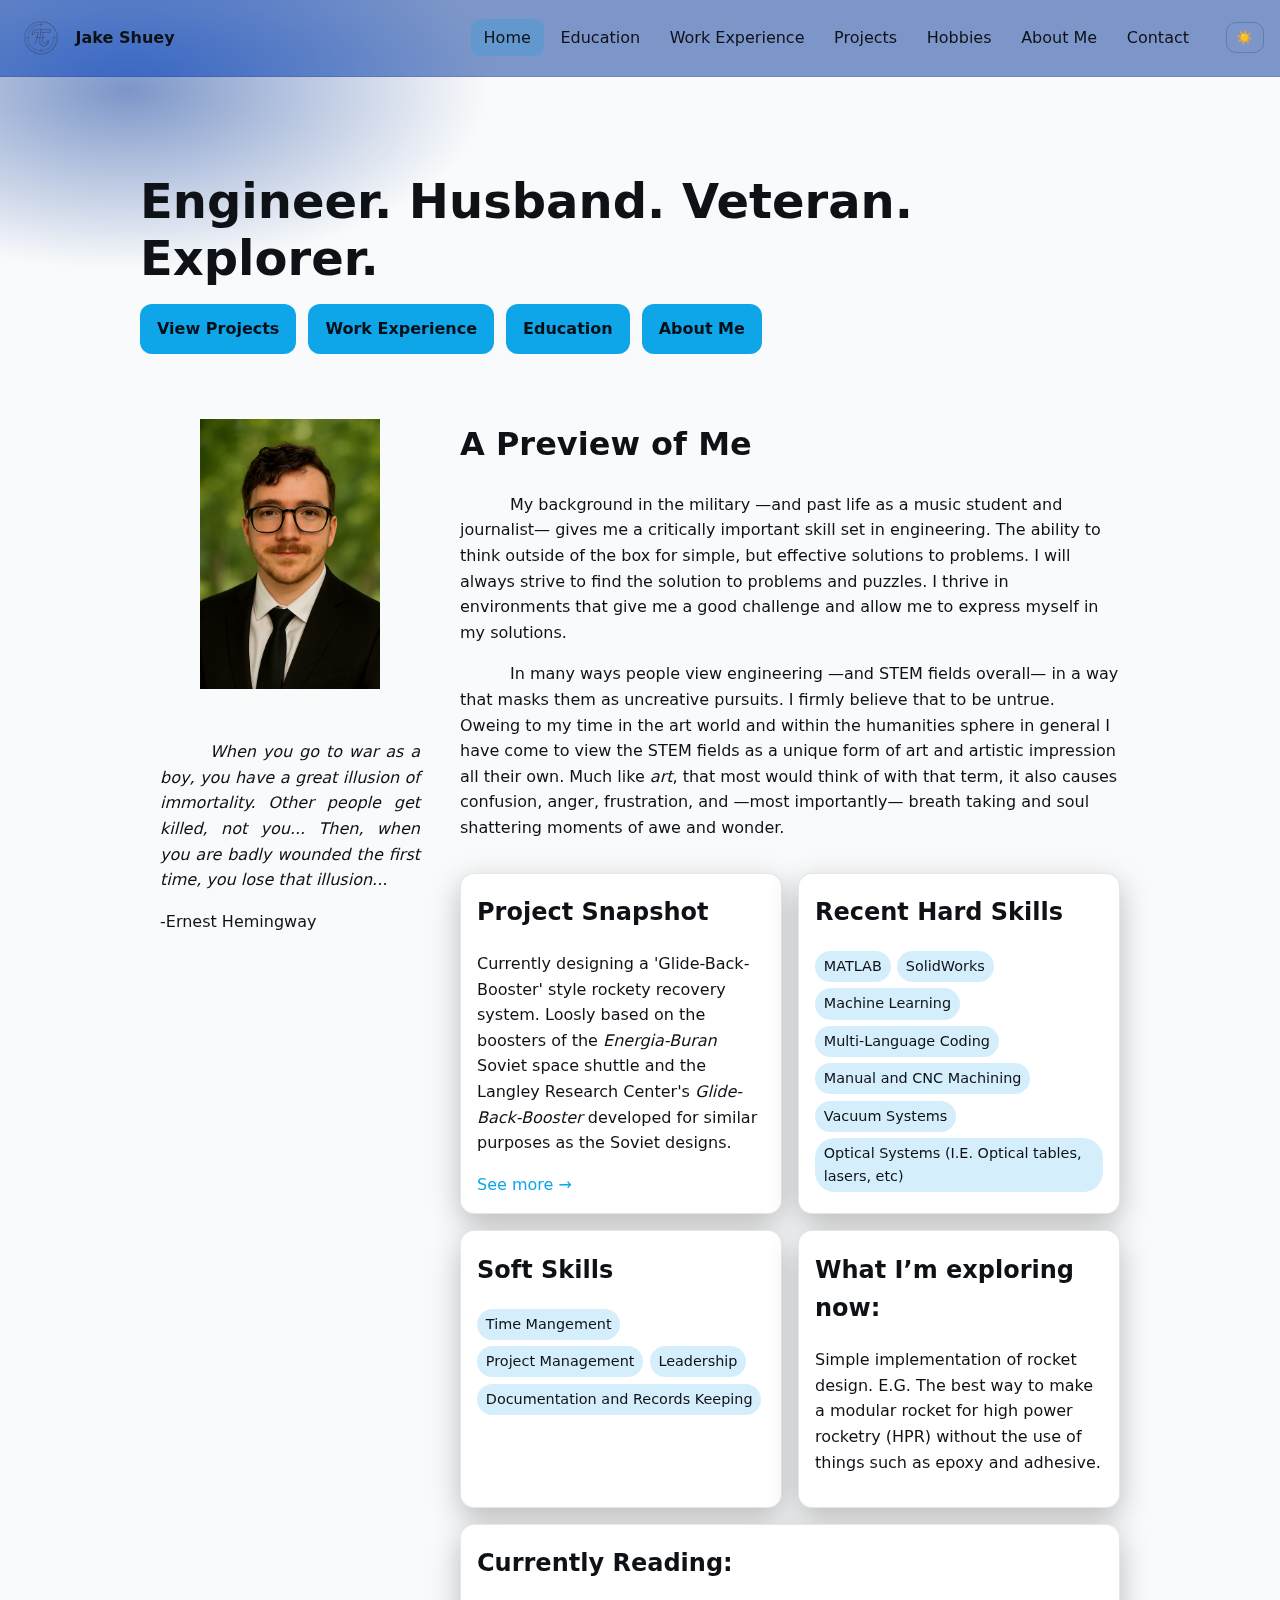
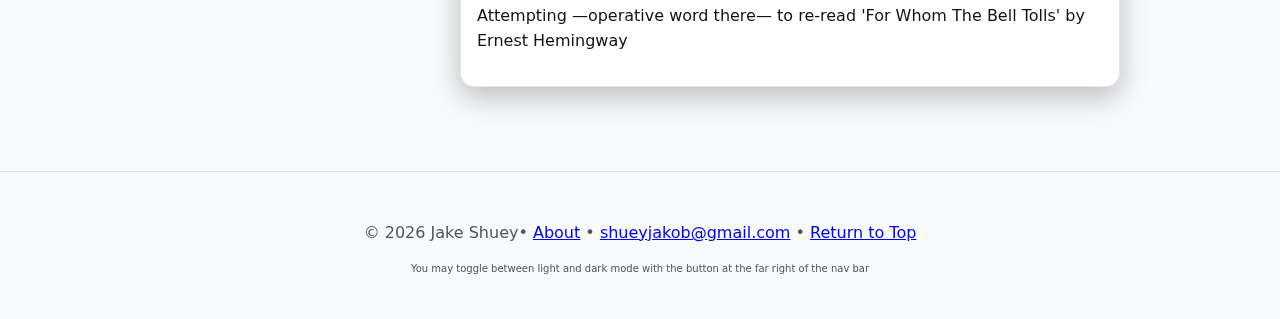
<file: index.html>
<!doctype html>
<html lang="en">

<head>
    <meta charset="utf-8" />
    <title>Home • Jake Shuey</title>
    <meta name="viewport" content="width=device-width, initial-scale=1" />
    <meta name="description" content="Portfolio of Your Name — engineer, maker, and problem-solver." />

    <!-- Set theme ASAP to avoid dark→light flash -->
    <script>
        (function () {
            const storageKey = 'theme';
            const root = document.documentElement;
            const saved = localStorage.getItem(storageKey);

            let choice = (saved === 'light' || saved === 'dark') ? saved : null;

            // If no saved theme, fall back to system preference
            if (!choice) {
                const prefersDark = window.matchMedia &&
                    window.matchMedia('(prefers-color-scheme: dark)').matches;
                choice = prefersDark ? 'dark' : 'light';
            }

            root.dataset.theme = choice; // sets data-theme="light" or "dark"
        })();
    </script>

    <link rel="preload" href="assets/css/styles.css" as="style" />
    <link rel="stylesheet" href="assets/css/styles.css" />
    <link rel="icon" href="assets/icons/favicon.ico" sizes="any" />
    <link rel="icon" href="assets/icons/icon.svg" type="image/svg+xml" />
    <link rel="apple-touch-icon" href="assets/icons/apple-touch-icon.png" />
</head>

<body>
    <a class="skip-link" href="#main">Skip to content</a>

    <header class="site-header">
        <a class="brand" href="index.html" aria-label="Go to homepage">
            <img src="assets/icons/TauIcon-NoBG.png" alt="" width="50" height="50" />
            <span>Jake Shuey</span>
        </a>

        <button class="nav-toggle" aria-expanded="false" aria-controls="site-nav">
            <span class="visually-hidden">Menu</span>

        </button>

        <nav id="site-nav" class="site-nav" aria-label="Primary">
            <ul>
                <li><a href="index.html">Home</a></li>
                <li><a href="education.html">Education</a></li>
                <li><a href="work.html">Work Experience</a></li>
                <li><a href="projects.html">Projects</a></li>
                <li><a href="hobbies.html">Hobbies</a></li>
                <li><a href="about.html">About Me</a></li>
                <li><a href="contact.html">Contact</a></li>
            </ul>
            <button class="theme-toggle" id="themeToggle" aria-pressed="false">🌙</button>
        </nav>
    </header>

    <main id="main" class="container">
        <section class="hero">
            <h1>
                Engineer. Husband. Veteran. Explorer.
            </h1>
            <div class="hero-cta">
                <a class="btn" href="projects.html">View Projects</a>
                <a class="btn" href="work.html">Work Experience</a>
                <a class="btn" href="education.html">Education</a>
                <a class="btn" href="about.html">About Me</a>
            </div>

        </section>


        <div class="columns">
            <div class="sidebar">
                <h1></h1>
                <figure class="head">
                    <img src="assets/img/Headshot-Tie.png" alt="head">
                </figure>
                <p class="quote">
                    When you go to war as a boy, you have a great illusion of immortality. Other people get killed,
                    not you... Then, when you are badly wounded the first time, you lose that illusion...
                <p>
                    -Ernest Hemingway
                </p>
                </p>

            </div>
            <div class="middle">
                <h1>A Preview of Me</h1>
                <p>
                    My background in the military —and past life as a music student and journalist— gives me a
                    critically important skill set in engineering. The ability to think outside of the box for
                    simple, but effective solutions to problems. I will always strive to find the solution to problems
                    and puzzles. I thrive in environments
                    that give me a good challenge and allow me to express myself in my solutions.
                </p>
                <p>
                    In many ways people view engineering —and STEM fields overall— in a way that masks them as
                    uncreative pursuits. I firmly believe that to be untrue. Oweing to my time in the art world
                    and within the humanities sphere in general I have come to view the STEM fields as a
                    unique form of art and artistic impression all their own. Much like <i>art</i>, that most would
                    think of with that term, it also causes confusion, anger, frustration, and —most importantly— breath
                    taking and soul shattering moments of awe and wonder.
                </p>
                <section class="grid cards">
                    <article class="card index">
                        <h2>Project Snapshot</h2>
                        <p>
                            Currently designing a 'Glide-Back-Booster' style rockety recovery system. Loosly based on
                            the boosters of the <i>Energia-Buran</i> Soviet space shuttle and the Langley Research
                            Center's <i>Glide-Back-Booster</i> developed for similar purposes as the Soviet designs.
                        </p>
                        <a class="link" href="projects.html">See more →</a>
                    </article>
                    <article class="card index">
                        <h2>Recent Hard Skills</h2>
                        <ul class="pill-list">
                            <li>MATLAB</li>
                            <li>SolidWorks</li>
                            <li>Machine Learning</li>
                            <li>Multi-Language Coding</li>
                            <li>Manual and CNC Machining</li>
                            <li>Vacuum Systems</li>
                            <li>Optical Systems (I.E. Optical tables, lasers, etc)</li>
                        </ul>
                    </article>
                    <article class="card index">
                        <h2>Soft Skills</h2>
                        <ul class="pill-list">
                            <li>Time Mangement</li>
                            <li>Project Management</li>
                            <li>Leadership</li>
                            <li>Documentation and Records Keeping</li>
                        </ul>
                    </article>
                    <article class="card index">
                        <h2>What I’m exploring now: </h2>
                        <p>
                            Simple implementation of rocket design. E.G. The best way to make a modular rocket for
                            high power rocketry (HPR) without the use of things such as epoxy and adhesive.
                        </p>
                    </article>
                    <article class="card index" style="grid-column: span 12;">
                        <h2>Currently Reading:</h2>
                        <p>
                            Attempting —operative word there— to re-read 'For Whom The Bell Tolls' by
                            Ernest Hemingway
                        </p>
                    </article>
                </section>
            </div>
        </div>
    </main>

    <footer class="site-footer">
        <p> © <span id="year"></span> Jake Shuey• <a href="about.html">About</a> • <a
                href="mailto:shueyjakob@gmail.com">shueyjakob@gmail.com</a> •
            <a href="#top">Return to Top</a>
        </p>
        <p style="font-size: x-small;">You may toggle between light and dark mode
            with the button at the far right of the nav bar
        </p>
    </footer>


    <script src="assets/js/main.js" defer></script>
</body>

</html>
</file>
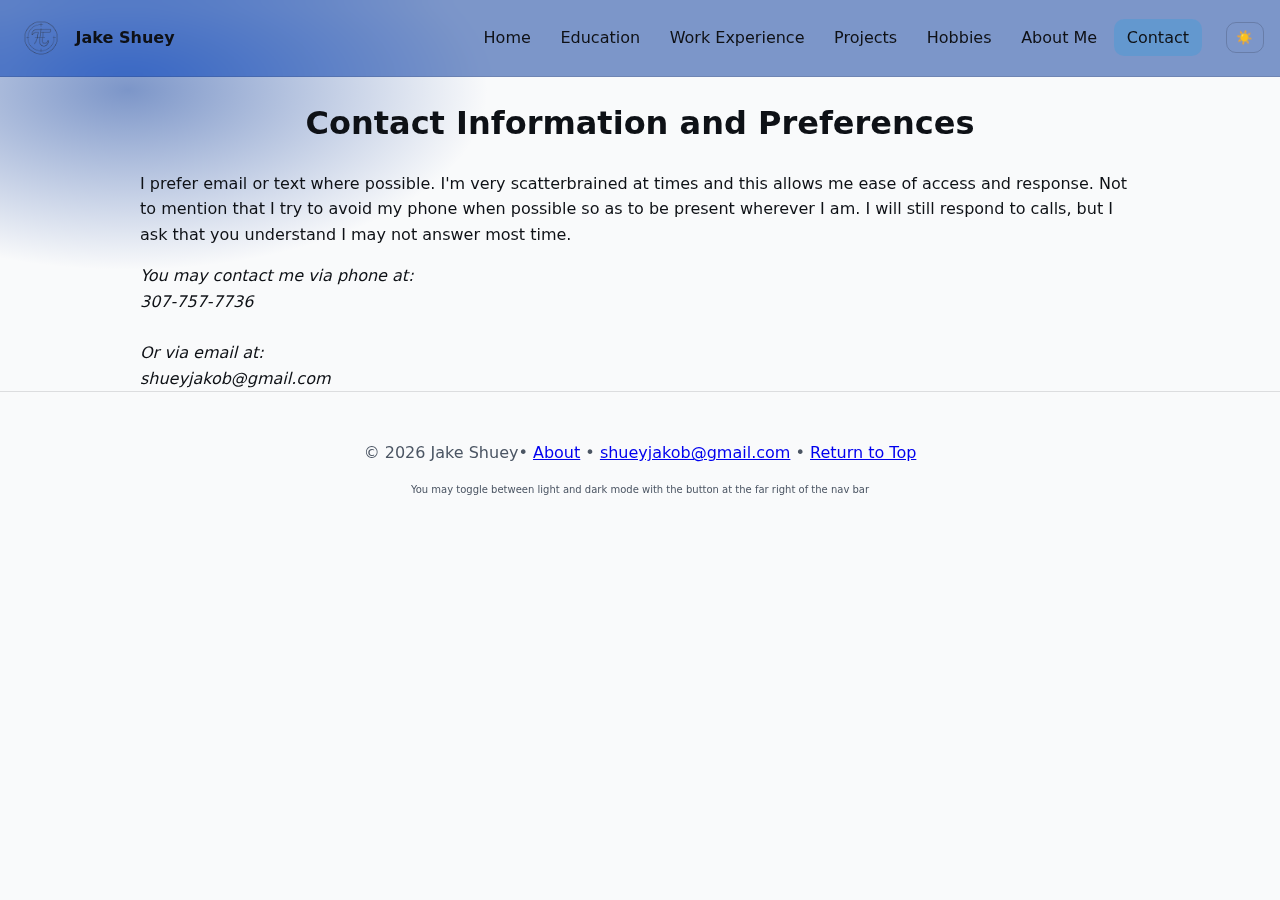
<file: contact.html>
<!doctype html>
<html lang="en">

<head>
    <meta charset="utf-8" />
    <title>Contact • Jake Shuey</title>
    <meta name="viewport" content="width=device-width, initial-scale=1" />
    <meta name="description" content="Portfolio of Jake Shuey" />
    <!-- Set theme ASAP to avoid dark→light flash -->
    <script>
        (function () {
            const storageKey = 'theme';
            const root = document.documentElement;
            const saved = localStorage.getItem(storageKey);

            let choice = (saved === 'light' || saved === 'dark') ? saved : null;

            // If no saved theme, fall back to system preference
            if (!choice) {
                const prefersDark = window.matchMedia &&
                    window.matchMedia('(prefers-color-scheme: dark)').matches;
                choice = prefersDark ? 'dark' : 'light';
            }

            root.dataset.theme = choice; // sets data-theme="light" or "dark"
        })();
    </script>
    <link rel="preload" href="assets/css/styles.css" as="style" />
    <link rel="stylesheet" href="assets/css/styles.css" />
    <link rel="icon" href="assets/icons/favicon.ico" sizes="any" />
    <link rel="icon" href="assets/icons/icon.svg" type="image/svg+xml" />
    <link rel="apple-touch-icon" href="assets/icons/apple-touch-icon.png" />
</head>

<body>
    <a class="skip-link" href="#main">Skip to content</a>

    <header class="site-header">
        <a class="brand" href="index.html" aria-label="Go to homepage">
            <img src="assets/icons/TauIcon-NoBG.png" alt="" width="50" height="50" />
            <span>Jake Shuey</span>
        </a>

        <button class="nav-toggle" aria-expanded="false" aria-controls="site-nav">
            <span class="visually-hidden">Menu</span>
            ☰
        </button>

        <nav id="site-nav" class="site-nav" aria-label="Primary">
            <ul>
                <li><a href="index.html">Home</a></li>
                <li><a href="education.html">Education</a></li>
                <li><a href="work.html">Work Experience</a></li>
                <li><a href="projects.html">Projects</a></li>
                <li><a href="hobbies.html">Hobbies</a></li>
                <li><a href="about.html">About Me</a></li>
                <li><a href="contact.html">Contact</a></li>
            </ul>
            <button class="theme-toggle" id="themeToggle" aria-pressed="false">🌙</button>
        </nav>
    </header>

    <main>
        <section id="Contact Info" class="container">
            <h1 style="text-align: center;">Contact Information and Preferences</h1>
            <p>
                I prefer email or text where possible. I'm very scatterbrained at times and
                this allows me ease of access and response. Not to mention that I try to avoid
                my phone when possible so as to be present wherever I am. I will still respond to
                calls, but I ask that you understand I may not answer most time.
            </p>
            <address>
                You may contact me via phone at: <br>
                307-757-7736 <br><br>
                Or via email at: <br>
                shueyjakob@gmail.com <br>
            </address>
        </section>
    </main>

    <footer class="site-footer">
        <p> © <span id="year"></span> Jake Shuey• <a href="about.html">About</a> • <a
                href="mailto:shueyjakob@gmail.com">shueyjakob@gmail.com</a> •
            <a href="#top">Return to Top</a>
        </p>
        <p style="font-size: x-small;">You may toggle between light and dark mode
            with the button at the far right of the nav bar</p>
    </footer>

    <script src="assets/js/main.js" defer></script>
</body>

</html>
</file>
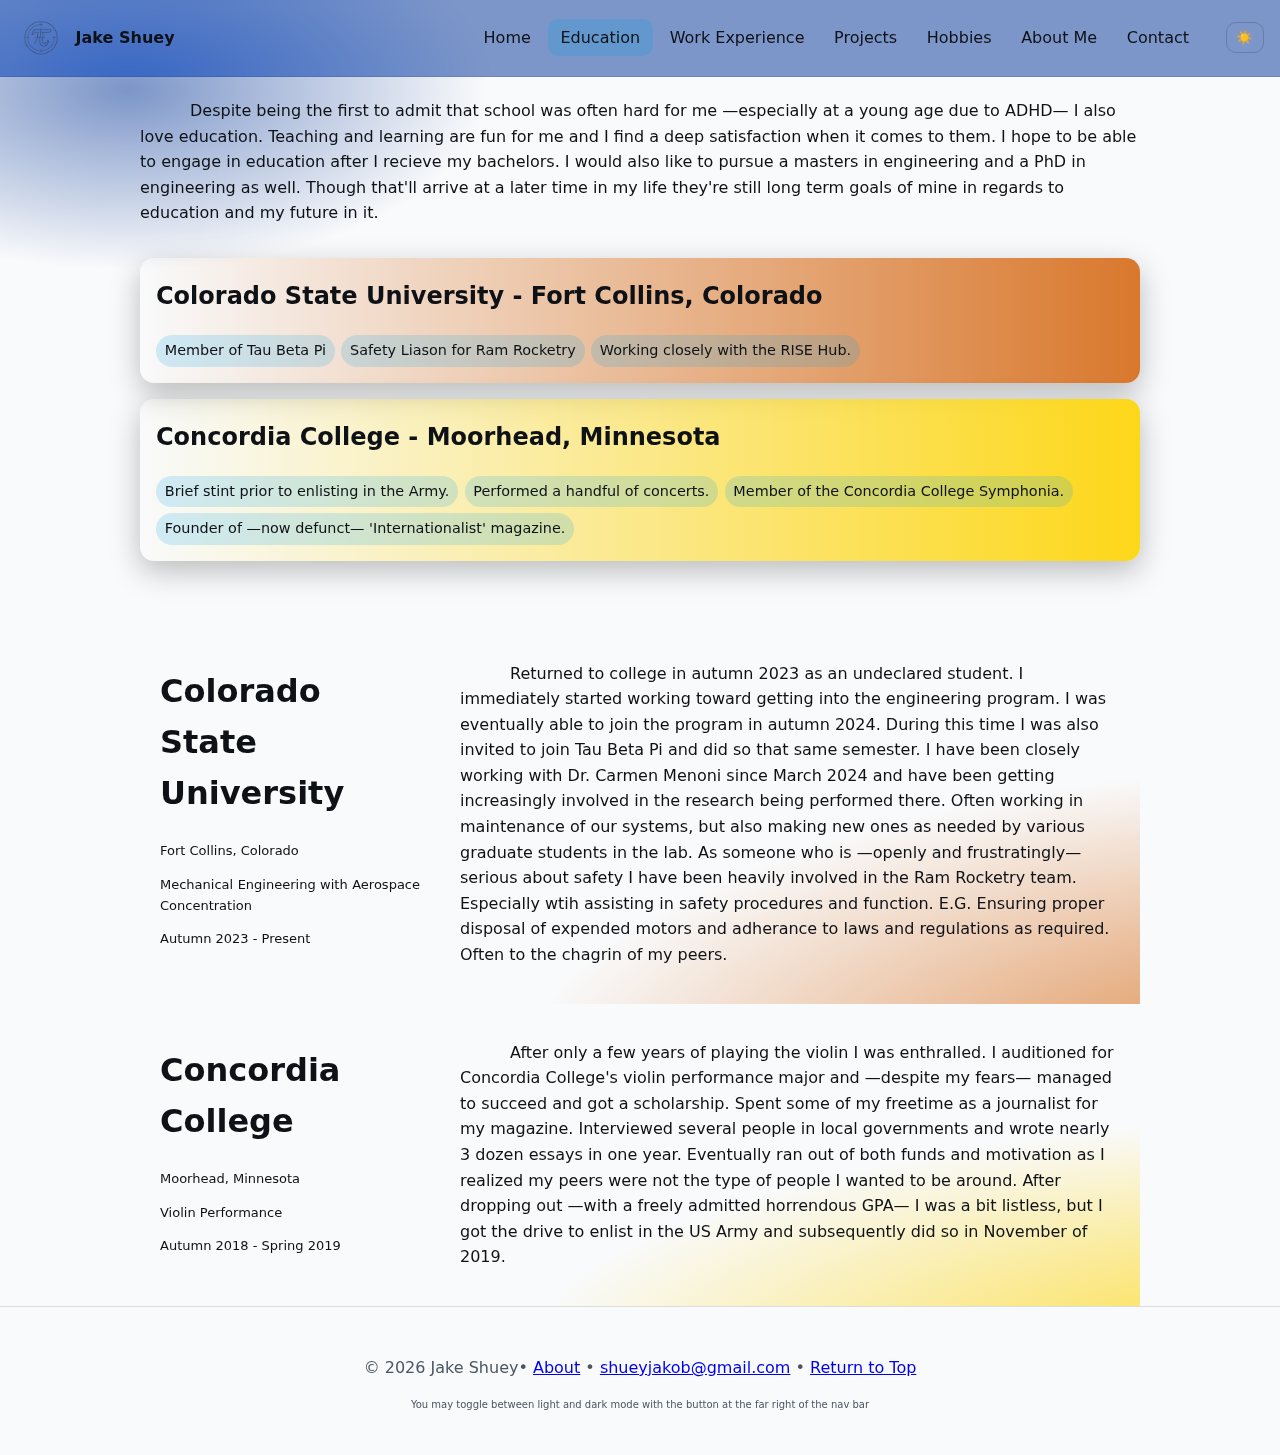
<file: education.html>
<!doctype html>
<html lang="en">

<head>
    <meta charset="utf-8" />
    <title>Education • Jake Shuey</title>
    <meta name="viewport" content="width=device-width, initial-scale=1" />
    <!-- Set theme ASAP to avoid dark→light flash -->
    <script>
        (function () {
            const storageKey = 'theme';
            const root = document.documentElement;
            const saved = localStorage.getItem(storageKey);

            let choice = (saved === 'light' || saved === 'dark') ? saved : null;

            // If no saved theme, fall back to system preference
            if (!choice) {
                const prefersDark = window.matchMedia &&
                    window.matchMedia('(prefers-color-scheme: dark)').matches;
                choice = prefersDark ? 'dark' : 'light';
            }

            root.dataset.theme = choice; // sets data-theme="light" or "dark"
        })();
    </script>
    <link rel="stylesheet" href="assets/css/styles.css" />
</head>

<body>
    <a class="skip-link" href="#main">Skip to content</a>

    <header class="site-header">
        <a class="brand" href="index.html" aria-label="Go to homepage">
            <img src="assets/icons/TauIcon-NoBG.png" alt="" width="50" height="50" />
            <span>Jake Shuey</span>
        </a>

        <button class="nav-toggle" aria-expanded="false" aria-controls="site-nav">
            <span class="visually-hidden">Menu</span>
            ☰
        </button>

        <nav id="site-nav" class="site-nav" aria-label="Primary">
            <ul>
                <li><a href="index.html">Home</a></li>
                <li><a href="education.html">Education</a></li>
                <li><a href="work.html">Work Experience</a></li>
                <li><a href="projects.html">Projects</a></li>
                <li><a href="hobbies.html">Hobbies</a></li>
                <li><a href="about.html">About Me</a></li>
                <li><a href="contact.html">Contact</a></li>
            </ul>
            <button class="theme-toggle" id="themeToggle" aria-pressed="false">🌙</button>
        </nav>
    </header>

    <main id="main" class="container">
        <!-- 1) Top “rundown” cards -->
        <section aria-labelledby="overview">
            <h1 id="overview"></h1>
            <p class="overview text">
                Despite being the first to admit that school was often hard for me —especially at a
                young age due to ADHD— I also love education. Teaching and learning are fun for me
                and I find a deep satisfaction when it comes to them. I hope to be able to engage
                in education after I recieve my bachelors.

                I would also like to pursue a masters in engineering and a PhD in engineering as well.
                Though that'll arrive at a later time in my life they're still long term goals of mine
                in regards to education and my future in it.
            </p>
            <div class="grid cards">
                <article class="card index edu csu">
                    <h2>Colorado State University - Fort Collins, Colorado</h2>
                    <ul class="pill-list">
                        <li>Member of Tau Beta Pi</li>
                        <li>Safety Liason for Ram Rocketry</li>
                        <li>Working closely with the RISE Hub.</li>
                    </ul>
                </article>
                <article class="card index edu cc">
                    <h2>
                        Concordia College - Moorhead, Minnesota
                    </h2>
                    <ul class="pill-list">
                        <li>
                            Brief stint prior to enlisting in the Army.
                        </li>
                        <li>
                            Performed a handful of concerts.
                        </li>
                        <li>
                            Member of the Concordia College Symphonia.
                        </li>
                        <li>
                            Founder of —now defunct— 'Internationalist' magazine.
                        </li>
                    </ul>
                </article>

                <!-- Add more short cards as needed -->
            </div>
        </section>

        <!-- 2) Deep-dive sections (one per role) -->
        <section id="role-csu">
            <div class="columns edu csu">
                <div class="sidebar">
                    <h1>Colorado State University</h1>
                    <p class="subdued">Fort Collins, Colorado</p>
                    <p class="subdued">Mechanical Engineering with Aerospace Concentration</p>
                    <p class="subdued">Autumn 2023 - Present</p>
                </div>
                <div class="middle">
                    <p>
                        Returned to college in autumn 2023 as an undeclared student. I immediately started working
                        toward getting into the engineering program. I was eventually able to join the program in autumn
                        2024. During this time I was also invited to join Tau Beta Pi and did so that same semester.
                        I have been closely working with Dr.
                        Carmen Menoni since March 2024 and have been getting increasingly
                        involved in the research being performed there. Often working in maintenance of our systems,
                        but also
                        making new ones as needed by various graduate students in the lab. As someone who is —openly and
                        frustratingly— serious about safety I have been heavily involved in the
                        Ram Rocketry team. Especially wtih assisting in safety procedures and function. E.G.
                        Ensuring proper disposal of expended motors and adherance to laws and regulations as required.
                        Often to the chagrin of my peers.
                    </p>
                </div>
            </div>
        </section>
        <section id="role-cc">
            <div class="columns edu cc">
                <div class="sidebar">
                    <h1>Concordia College</h1>
                    <p class="subdued">Moorhead, Minnesota</p>
                    <p class="subdued">Violin Performance</p>
                    <p class="subdued">Autumn 2018 - Spring 2019</p>
                </div>
                <div class="middle">
                    <p>
                        After only a few years of playing the violin I was enthralled. I auditioned for
                        Concordia College's violin performance major and —despite my fears—
                        managed to succeed and got a scholarship. Spent some of my freetime as a journalist for my
                        magazine. Interviewed several people in local governments and wrote nearly 3 dozen essays in one
                        year. Eventually ran out of both funds and motivation as I realized my peers were not the
                        type of people I wanted to be around. After dropping out —with a freely admitted horrendous
                        GPA— I was a bit listless, but I got the drive to enlist in the US Army and subsequently did so
                        in November of 2019.
                    </p>
                </div>
            </div>
        </section>
    </main>
    <footer class="site-footer">
        <p> © <span id="year"></span> Jake Shuey• <a href="about.html">About</a> • <a
                href="mailto:shueyjakob@gmail.com">shueyjakob@gmail.com</a> •
            <a href="#top">Return to Top</a>
        </p>
        <p style="font-size: x-small;">You may toggle between light and dark mode
            with the button at the far right of the nav bar</p>
    </footer>
    <script src="assets/js/main.js" defer></script>
</body>

</html>
</file>
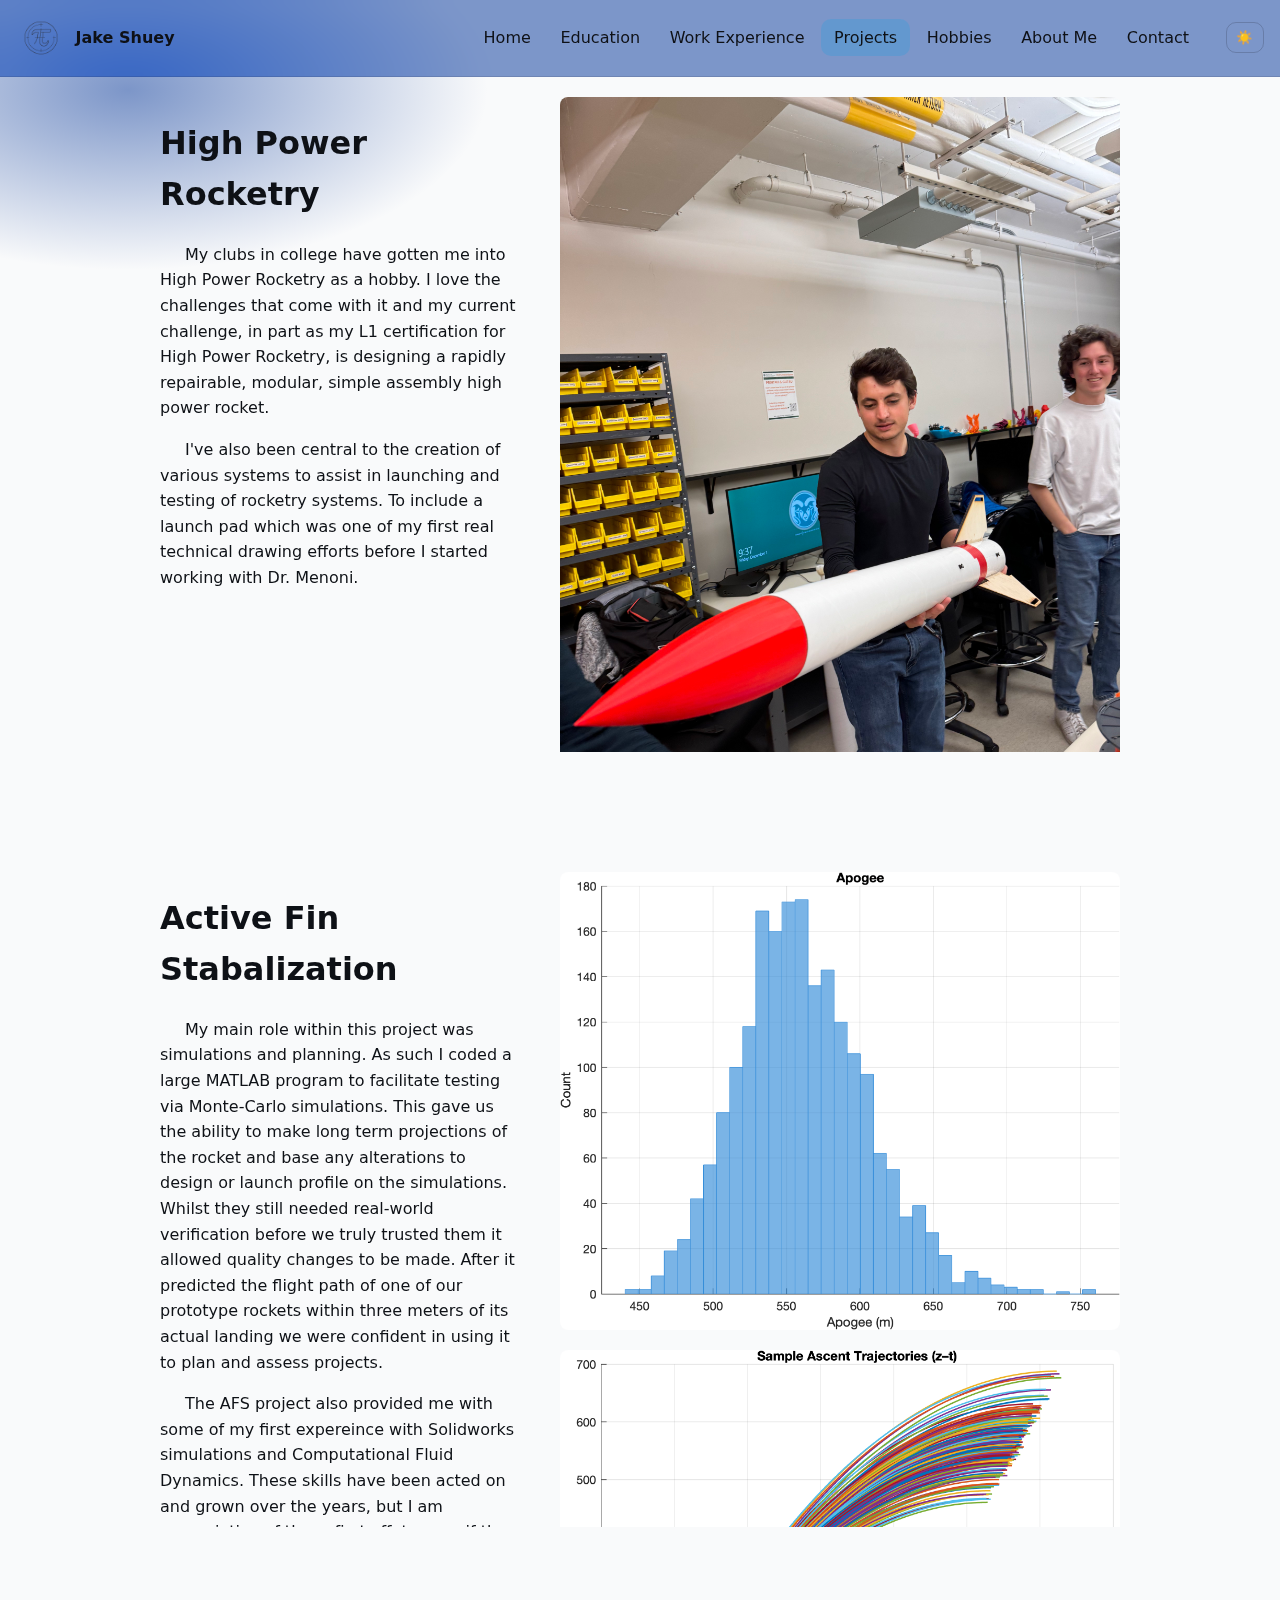
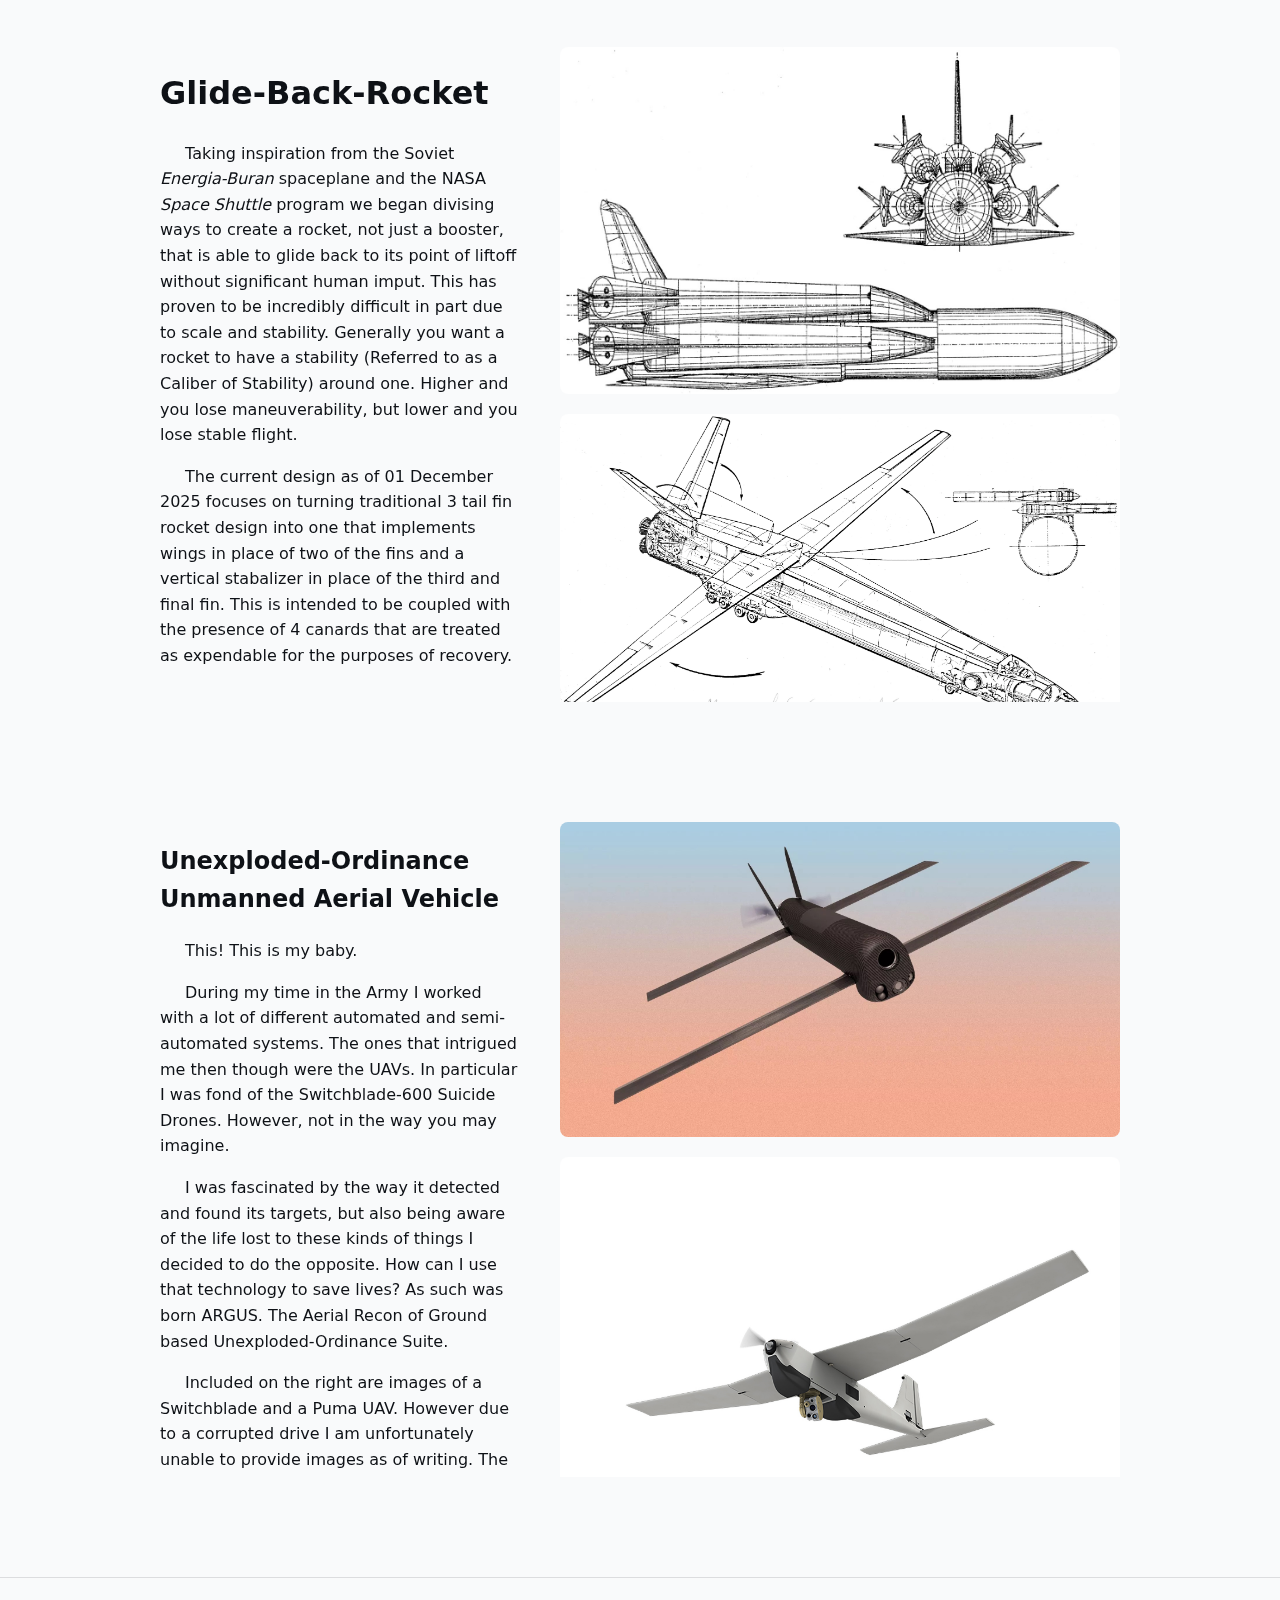
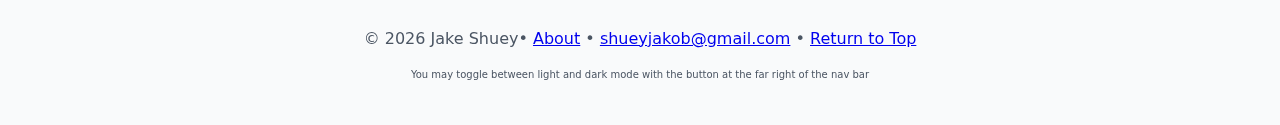
<file: projects.html>
<!doctype html>
<html lang="en">

<head>
    <meta charset="utf-8" />
    <title>Projects • Jake Shuey</title>
    <meta name="viewport" content="width=device-width, initial-scale=1" />
    <!-- Set theme ASAP to avoid dark→light flash -->
    <script>
        (function () {
            const storageKey = 'theme';
            const root = document.documentElement;
            const saved = localStorage.getItem(storageKey);

            let choice = (saved === 'light' || saved === 'dark') ? saved : null;

            // If no saved theme, fall back to system preference
            if (!choice) {
                const prefersDark = window.matchMedia &&
                    window.matchMedia('(prefers-color-scheme: dark)').matches;
                choice = prefersDark ? 'dark' : 'light';
            }

            root.dataset.theme = choice; // sets data-theme="light" or "dark"
        })();
    </script>

    <link rel="stylesheet" href="assets/css/styles.css" />
</head>

<body>
    <a class="skip-link" href="#main">Skip to content</a>

    <header class="site-header">
        <a class="brand" href="index.html" aria-label="Go to homepage">
            <img src="assets/icons/TauIcon-NoBG.png" alt="" width="50" height="50" />
            <span>Jake Shuey</span>
        </a>

        <button class="nav-toggle" aria-expanded="false" aria-controls="site-nav">
            <span class="visually-hidden">Menu</span>
            ☰
        </button>

        <nav id="site-nav" class="site-nav" aria-label="Primary">
            <ul>
                <li><a href="index.html">Home</a></li>
                <li><a href="education.html">Education</a></li>
                <li><a href="work.html">Work Experience</a></li>
                <li><a href="projects.html">Projects</a></li>
                <li><a href="hobbies.html">Hobbies</a></li>
                <li><a href="about.html">About Me</a></li>
                <li><a href="contact.html">Contact</a></li>
            </ul>
            <button class="theme-toggle" id="themeToggle" aria-pressed="false">🌙</button>
        </nav>
    </header>

    <!--- 

    <main id="main" class="container">
        <!-- 1) Top “rundown” cards 
        <section aria-labelledby="overview">
            <h1 id="overview">Personal Projects</h1>
            <p class="muted">A collection of in-progress and finished personal projects.</p>

            <div class="grid cards work-cards">
                <article class="card">
                    <h2>High Power Rocketry</h2>
                    <p>Modular Rocket Design Without Epoxy for L1 Certification.</p>
                    <ul class="pill-list">
                        <li>Tolerancing</li>
                        <li>Additive Manufacturing</li>
                        <li>Engineering Design</li>
                    </ul>
                    <a class="link" href="#role-hpr">Jump to details →</a>
                </article>

                <article class="card">
                    <h2>Glide-Back-Rocket</h2>
                    <p>System of rocket recovery using a glider system.</p>
                    <ul class="pill-list">
                        <li>SolidWorks</li>
                        <li>GD&T</li>
                        <li>FEA</li>
                        <li>CFD</li>
                    </ul>
                    <a class="link" href="#role-gbr">Jump to details →</a>
                </article>

                <article class="card">
                    <h2>Active Fin Stabalization</h2>
                    <p>Assisting in creation of an AFS System of a high power rocket.</p>
                    <ul class="pill-list">
                        <li>
                            Monte-Carlo Simulations
                        </li>
                        <li>
                            In-Depth CFD in SolidWorks
                        </li>
                        <li>
                            Safety Advisory
                        </li>
                    </ul>
                    <a class="link" href="#role-afs">Jump to details →</a>
                </article>

                <article class="card">
                    <h2>Unexploded Ordinance Surveillance</h2>
                    <p> Semi-automated drone system to identify and mark unexploded ordiances.</p>
                    <ul class="pill-list">
                        <li>
                            Aerodynamic Calculations
                        </li>
                        <li>
                            Autonomous Search Patterns
                        </li>
                        <li>
                            Humanitarian Focus
                        </li>
                        <li>
                            Broad Sytem Implementation
                        </li>
                    </ul>
                    <a class="link" href="#role-uxo">Jump to details →</a>
                </article>

                <!-- Add more short cards as needed 
            </div>
        </section>

        <!-- 2) Deep-dive sections (one per role) 
        <section class="work-section" id="role-hpr" aria-labelledby="role-hpr-h">
            <header class="work-section-header">
                <h2 id="role-hpr-h">High Power Rocketry</h2>
                <p class="muted">Level One Cert In Progress</p>
                <ul class="bullets">
                    <li>
                        Focusing on the creation of a modular system for different missions.
                    </li>
                    <li>
                        Several rockets have been tested with the current model being XR-9. Nicknamed Stella!
                    </li>
                    <li>
                        Developed a long term storage and preparation system for my rockets. Which includes the
                        serialization of my parts and their stage of development.
                    </li>
                </ul>
            </header>

            <!-- Horizontally scrollable photo reel with snap + captions 
            <div class="media-reel" role="region" aria-label="High Power Rocketry Gallery">
                <figure class="media">
                    <img src="assets/img/rocket1.jpeg" alt="One of our first ones!" loading="lazy">
                    <figcaption>One of our very first rockets</figcaption>
                </figure>
                <figure class="media">
                    <img src="assets/img/rocketryattempts.jpeg" alt="Launch Day!" loading="lazy">
                    <figcaption>Launch Day is the Best Day!</figcaption>
                </figure>
            </div>
        </section>

        <section class="work-section" id="role-gbr" aria-labelledby="role-gbr-h">
            <header class="work-section-header">
                <h2 id="role-gbr-h">Glide-Back-Rocket</h2>
                <p class="muted">In Progress</p>
                <ul class="bullets">
                    <li>
                        Initial designs inspired by the Energia-Buran and its boosters. Future iterative designs
                        included this inspiration, but also some unique ones due to our own limitations.
                    </li>
                    <li>
                        Conducted CFD on several parts of the vehicle including the tail fins,
                        wings, nose, and body assembly.
                    </li>
                    <li>
                        Assisted in the creation of technical drawings and creating a proper
                        repository of information and documentation.
                    </li>
                </ul>
            </header>

            <div class="media-reel" role="region" aria-label="GBR Gallery">
                <figure class="media">
                    <img src="assets/img/buranbooster.JPG" alt="Buran Booster Drawing" loading="lazy">
                    <figcaption>Example of one of our inspirations.</figcaption>
                </figure>
                <figure class="media">
                    <img src="assets/img/LangleyGBB.png" alt="The Langley GBB" loading="lazy">
                    <figcaption>The GBB designed by Langley which also served as inspiration.</figcaption>
                </figure>
                <figure class="media">
                    <img src="assets/img/buran2.JPG" alt="Another Buran Example" loading="lazy">
                    <p>Another Buran Inspiration</p>
                </figure>
            </div>
        </section>

        <section class="work-section" id="role-afs" aria-labelledby="role-afs-h">
            <header class="work-section-header">
                <h1 id="role-afs-h">Active Fin Stabalization</h1>
                <p class="muted">In Progress</p>
                <ul class="bullets">
                    <li>
                        Developed a series of Monte-Carlo Simulations to test for potential performance.
                        It was also formatted to allow for testing of non-AFS rocket systems.
                    </li>
                    <li>
                        AFS stabality and performance was heavily tested using the Monte-Carlo Sims and
                        are being used to justify flight profiles and expectations at numerous launch sites.
                    </li>
                    <li>
                        Introduced systematic safety analysis that would be used alongside the Monte-Carlo Simualations
                        to ensure safety of club members and launch teams.
                    </li>
                </ul>
            </header>
            <div class="media-reel" roles="region" aria-label="AFS Gallery">
                <figure class="media">
                    <img src="assets/img/apogee.png" alt="Apogee Graph" loading="lazy">
                    <figcaption>Histogram of Apogees found via Monte-Carlo</figcaption>
                </figure>
                <figure class="media">
                    <img src="assets/img/landing.png" alt="MC Landing Cloud" loading="lazy">
                    <figcaption>Approximate Landings of the Rocket via Monte-Carlo</figcaption>
                </figure>
                <figure class="media">
                    <img src="assets/img/samples-xz.png" alt="Downwind Distance To Apogee" loading="lazy">
                    <figcaption>Approximations of downwind travel as the rocket ascends to apogee.</figcaption>
                </figure>
                <figure class="media">
                    <img src="assets/img/flightplan.png" alt="Approximate Downwind Flight Paths" loading="lazy">
                    <figcaption>Approximate final flightpath of the rocket in the x-y coordinates.</figcaption>
                </figure>
            </div>
        </section>

        <section class="work-section" id="role-uxo" aria-labelledby="role-uxo-h">
            <header class="work-section-header">
                <h1 id="role-uxo-h">
                    Unexploded Ordinance Surveillance, Analysis, and Recovery
                </h1>
                <p class="muted">
                    In Progress - Early Prototyping Stage
                </p>
                <ul class="bullets">
                    <li>
                        Inspired by my military service I wanted to create a drone that —instead of causing death—
                        would instead prevent it. It would do so by assisting in the identification and removal
                        of Unexploded-Ordinance (UXOs) in civilian population centers and areas where they may contact
                        it.
                    </li>
                    <li>
                        Initial plans used ground penetrating radar (GPR), but it was too expensive for me.
                        I instead focused on sensitive magnetometers, IR and visual imaging, and flagging.
                        By giving demining teams access to this type of equipment would facilitate safer and more
                        reliable UXO detection and elimination.
                    </li>
                </ul>
            </header>
        </section>
    </main>
----->
    <main class="container">
        <section id="project-overviews">
            <section id="project-hpr" class="layout2">
                <div class="sidebar2">
                    <h1>High Power Rocketry</h1>
                    <p>
                        My clubs in college have gotten me into High Power Rocketry as a hobby.
                        I love the challenges that come with it and my current challenge, in part as
                        my L1 certification for High Power Rocketry, is designing a rapidly repairable,
                        modular, simple assembly high power rocket.
                    </p>
                    <p>
                        I've also been central to the creation of various systems to assist in
                        launching and testing of rocketry systems. To include a launch pad which
                        was one of my first real technical drawing efforts before I started
                        working with Dr. Menoni.
                    </p>
                </div>
                <div class="middlebar2">
                    <div class="gallery">
                        <img src="assets/img/rocket1.jpeg" alt="">
                        <img src="assets/img/rocketryattempts.jpeg" alt="">
                        <img src="assets/img/rrlp-1.png" alt="">
                        <img src="assets/img/rrlp-2.png" alt="">
                        <img src="assets/img/XR9-Fin.png" alt="">
                        <img src="assets/img/XR9-TailAssem.png" alt="">
                        <img src="assets/img/RetainerImage.png" alt="">
                    </div>
                </div>
            </section>
            <section id="project-afs" class="layout2">
                <div class="sidebar2">
                    <h1>Active Fin Stabalization</h1>
                    <p>
                        My main role within this project was simulations and planning. As such I coded
                        a large MATLAB program to facilitate testing via Monte-Carlo simulations. This gave us
                        the ability to make long term projections of the rocket and base any alterations to design or
                        launch profile on the simulations. Whilst they still needed real-world verification before we
                        truly trusted them it allowed quality changes to be made. After it predicted the flight path of
                        one of our prototype rockets within three meters of its
                        actual landing we were confident in using it to plan and assess projects.
                    </p>
                    <p>
                        The AFS project also provided me with some of my first expereince with
                        Solidworks simulations and Computational Fluid Dynamics. These skills
                        have been acted on and grown over the years, but I am appreciative of these
                        first effots even if they leave much to be desired comapared to now.
                    </p>

                </div>
                <div class="middlebar2">
                    <div class="gallery">
                        <img src="assets/img/apogee.png" alt="">
                        <img src="assets/img/ascent-zt.png" alt="">
                        <img src="assets/img/flightplan.png" alt="">
                        <img src="assets/img/flight-zt.png" alt="">
                        <img src="assets/img/AFS-CFD.png" alt="">
                    </div>
                </div>
            </section>
            <section id="project-gbb" class="layout2">
                <div class="sidebar2">
                    <h1>Glide-Back-Rocket</h1>
                    <p>
                        Taking inspiration from the Soviet <i>Energia-Buran</i> spaceplane and the NASA
                        <i>Space Shuttle</i> program we began divising ways to create a rocket, not just a booster,
                        that is able to glide back to its point of liftoff without significant human imput.
                        This has proven to be incredibly difficult in part due to scale and stability.
                        Generally you want a rocket to have a stability (Referred to as a Caliber of Stability)
                        around one. Higher and you lose maneuverability, but lower and you lose stable flight.
                    </p>
                    <p>
                        The current design as of 01 December 2025 focuses on turning traditional 3 tail fin rocket
                        design into one that implements wings in place of two of the fins and a vertical
                        stabalizer in place of the third and final fin. This is intended to be coupled with the
                        presence of 4 canards that are treated as expendable for the purposes of recovery.
                    </p>
                </div>
                <div class="middlebar2">
                    <div class="gallery">
                        <img src="assets/img/buran2.JPG" alt="">
                        <img src="assets/img/buranbooster.JPG" alt="">
                        <img src="assets/img/LangleyGBB.png" alt="">
                        <img src="assets/img/gbbcalc1.jpeg" alt="">
                        <img src="assets/img/gbbcalc2.jpeg" alt="">
                        <img src="assets/img/gbbcalc3.jpeg" alt="">
                        <img src="assets/img/GW-Raw.png" alt="">
                        <img src="assets/img/GW-CFD1.png" alt="">
                        <img src="assets/img/GW-CFD2.png" alt="">
                    </div>
                </div>
            </section>
            <section id="project-UXO" class="layout2">
                <div class="sidebar2">
                    <h2>Unexploded-Ordinance Unmanned Aerial Vehicle</h2>
                    <p>
                        This! This is my baby.
                    </p>
                    <p>
                        During my time in the Army I worked with a lot of different automated
                        and semi-automated systems. The ones that intrigued me then though were
                        the UAVs. In particular I was fond of the Switchblade-600 Suicide Drones.
                        However, not in the way you may imagine.
                    </p>
                    <p>
                        I was fascinated by the way it detected and found its targets, but also being
                        aware of the life lost to these kinds of things I decided to do the opposite.
                        How can I use that technology to save lives? As such was born ARGUS.
                        The Aerial Recon of Ground based Unexploded-Ordinance Suite.
                    </p>
                    <p>
                        Included on the right are images of a Switchblade and a Puma UAV. However due to
                        a corrupted drive I am unfortunately unable to provide images as of writing.
                        The entire project was essentially wiped and requires rebuilding from scratch
                        outside of the general ideas and systems notes.
                    </p>
                </div>
                <div class="middlebar2">
                    <div class="gallery">
                        <img src="assets/img/switchblade.jpg" alt="">
                        <img src="assets/img/puma_v2_i45.jpg" alt="">
                    </div>
                </div>
            </section>
        </section>

    </main>

    <footer class="site-footer">
        <p> © <span id="year"></span> Jake Shuey• <a href="about.html">About</a> • <a
                href="mailto:shueyjakob@gmail.com">shueyjakob@gmail.com</a> •
            <a href="#top">Return to Top</a>
        </p>
        <p style="font-size: x-small;">You may toggle between light and dark mode
            with the button at the far right of the nav bar</p>
    </footer>

    <script src="assets/js/main.js" defer></script>
</body>

</html>
</file>
<file: assets/css/styles.css>
html {
    transition: background-color 0.4s, color 0.4s;
}

* {
    transition: background-color 0.4s, color 0.4s, border-color 0.4s;
}

:root {
    --bg: #0b0c10;
    --surface: #12131a;
    --text: #e9eef2;
    --muted: #a7b0b8;
    --brand: #5cc8ff;
    --accent: #8bf6a0;

    --radius: 14px;
    --gap: 1rem;
    --maxw: 1000px;
    --shadow: 0 10px 30px rgba(0, 0, 0, .25);

    --grad1: 5, 145, 5;
    --gradCSU: 30, 77, 43;
    --gradCC: 113, 16, 61;
}

/* Explicit light theme (when JS sets data-theme="light") */
:root[data-theme="light"] {
    --bg: #f9fafb;
    --surface: #ffffff;
    --text: #0e1116;
    --muted: #4b5563;
    --brand: #0ea5e9;
    --accent: #10b981;

    --grad1: 0, 50, 150;
    --gradCSU: 217, 120, 45;
    --gradCC: 253, 215, 25;
    --gradTest: rgb(0, 50, 150);
}


* {
    box-sizing: border-box;
}

html body {
    height: 100%;
}

body {
    margin: 0;
    font: 16px/1.6 system-ui, -apple-system, Segoe UI, Roboto, Inter, Arial, sans-serif;
    color: var(--text);
    background: radial-gradient(1200px 600px at 10% 10%, rgba(var(--grad1), 0.5), transparent 30%),
        var(--bg);
    background-attachment: fixed;
    /* lock the gradient to the viewport */
    background-repeat: no-repeat;
    background-size: cover;
    /* avoid tiling on tall pages */
}



/* Utilities */
.container {
    width: min(100% - 2rem, var(--maxw));
    margin-inline: auto;
}

.visually-hidden {
    position: absolute !important;
    height: 1px;
    width: 1px;
    overflow: hidden;
    clip: rect(1px, 1px, 1px, 1px);
    white-space: nowrap;
}

.skip-link {
    position: absolute;
    left: -9999px;
    top: auto;
}

.skip-link:focus {
    left: 1rem;
    top: 1rem;
    background: var(--brand);
    color: #000;
    padding: .5rem 1rem;
    border-radius: 8px;
}

/* Header & Nav */
.site-header {
    position: sticky;
    top: 0;
    z-index: 1000;
    backdrop-filter: saturate(180%) blur(10px);
    background: color-mix(in oklab, rgba(var(--grad1), 0.5), transparent 0%);
    border-bottom: 1px solid color-mix(in oklab, var(--text) 12%, transparent);
}

.site-header .brand {
    display: flex;
    align-items: center;
    gap: .6rem;
    text-decoration: none;
    color: var(--text);
    padding: .8rem 1rem;
    font-weight: 600;
}

.site-nav {
    display: flex;
    align-items: left;
    gap: 1rem;
    margin-left: auto;
    padding-right: 1rem;
}

.site-header,
.site-nav ul {
    display: flex;
    align-items: center;
}

.site-nav ul {
    list-style: none;
    margin: 0;
    padding: 0;
    gap: .25rem;
}

.site-nav a {
    color: var(--text);
    text-decoration: none;
    padding: .55rem .8rem;
    border-radius: 10px;
}

.site-nav a[aria-current="page"],
.site-nav a:hover {
    background: color-mix(in oklab, var(--brand) 22%, transparent);
}

.nav-toggle {
    display: none;
    margin-left: auto;
    margin-right: .5rem;
    background: none;
    border: 1px solid color-mix(in oklab, var(--text) 18%, transparent);
    color: var(--text);
    padding: .45rem .6rem;
    border-radius: 10px;
    cursor: pointer;
}

/* Mobile nav */
@media (max-width: 800px) {
    .nav-toggle {
        display: block;
    }

    .site-nav {
        position: fixed;
        inset: 60px 1rem auto 1rem;
        display: grid;
        gap: .5rem;
        padding: .75rem;
        background: var(--surface);
        border: 1px solid color-mix(in oklab, var(--text) 12%, transparent);
        border-radius: 14px;
        box-shadow: var(--shadow);
        transform: scale(0.98);
        opacity: 0;
        pointer-events: none;
    }

    .site-nav.open {
        transform: scale(1);
        opacity: 1;
        pointer-events: auto;
    }

    .site-nav ul {
        display: grid;
        gap: .25rem;
    }
}

/* Hero */
.hero {
    padding: clamp(2.5rem, 8vw, 6rem) 0 1.5rem;
}

.hero h1 {
    font-size: clamp(2rem, 4vw + 1rem, 3rem);
    line-height: 1.2;
    margin: 0 0 .5rem 0;
}

.hero-cta {
    display: flex;
    gap: .75rem;
    flex-wrap: wrap;
    margin-top: 1rem;
}

/* Buttons */
.btn {
    display: inline-block;
    text-decoration: none;
    font-weight: 600;
    padding: .7rem 1rem;
    border-radius: 12px;
    border: 1px solid transparent;
    background: var(--brand);
    color: #001018;
}

.btn:hover {
    filter: brightness(1.05);
}

.btn-ghost {
    background: transparent;
    color: var(--text);
    border-color: color-mix(in oklab, var(--text) 22%, transparent);
}

/* Cards grid */
.grid.cards {
    display: grid;
    gap: var(--gap);
    grid-template-columns: repeat(12, 1fr);
    margin: 2rem 0 4rem;
}

.card {
    grid-column: span 6;
    /* 3-up on desktop */
    background: var(--surface);
    border: 1px solid color-mix(in oklab, var(--text) 10%, transparent);
    border-radius: var(--radius);
    padding: 1rem;
    box-shadow: var(--shadow);
}


.card h2 {
    margin-top: .2rem;
}

.pill-list {
    display: flex;
    flex-wrap: wrap;
    gap: .4rem;
    padding: 0;
    margin: .5rem 0 0 0;
    list-style: none;
}

.pill-list li {
    padding: .25rem .55rem;
    border-radius: 20px;
    background: color-mix(in oklab, var(--brand) 18%, transparent);
    color: var(--text);
    font-size: .9rem;
}

.link {
    color: var(--brand);
    text-decoration: none;
}

.link:hover {
    text-decoration: underline;
}

@media (max-width: 1100px) {
    .card {
        grid-column: span 6;
    }
}

/* 2-up */
@media (max-width: 640px) {
    .card {
        grid-column: span 12;
    }
}

/* 1-up */

/* Footer */
.site-footer {
    padding: 2rem 1rem;
    border-top: 1px solid color-mix(in oklab, var(--text) 12%, transparent);
    color: var(--muted);
    text-align: center;
}

/* Theme toggle */
.theme-toggle {
    margin-left: .5rem;
    border: 1px solid color-mix(in oklab, var(--text) 18%, transparent);
    background: transparent;
    color: var(--text);
    border-radius: 10px;
    padding: .45rem .6rem;
    cursor: pointer;
}

/* ===============================
WORK PAGE — BASE LAYOUT + FIXES
   =============================== */

/* --- Section container with solid background that spans all content --- */
.work-section {
    position: relative;
    margin: 3rem 0;
    padding: 1.5rem;
    background: var(--surface);
    border: 1px solid color-mix(in oklab, var(--text) 10%, transparent);
    border-radius: var(--radius);
    box-shadow: var(--shadow);
    /* If a child scales on hover, keep it inside the section */
    overflow: hidden;
    /* Progressive enhancement default (visible) — JS will enhance below */
    opacity: 1;
    transform: none;
}

.work-section__header {
    margin-bottom: 1rem;
}

.work-section h2 {
    margin: 0 0 .25rem 0;
}

.bullets {
    margin: .5rem 0 0 0;
    padding-left: 1.25rem;
}

/* Horizontal scroller with snap */
.media-reel {
    display: flex;
    flex-wrap: nowrap;
    /* keep in one row */
    align-items: flex-start;
    /* top-align items of varying heights */
    gap: 1rem;

    overflow-x: auto;
    overflow-y: hidden;
    padding: .5rem;

    scroll-snap-type: x mandatory;
    -webkit-overflow-scrolling: touch;

    /*
    border-radius: calc(var(--radius) - 4px);
    background: color-mix(in oklab, var(--surface) 90%, transparent);
    */
}


.media-reel::-webkit-scrollbar {
    height: 10px;
}

.media-reel::-webkit-scrollbar-thumb {
    background: color-mix(in oklab, var(--text) 18%, transparent);
    border-radius: 999px;
}

/* Each card has a fixed basis so flex won't shrink them to tiny */
.media {
    flex: 0 0 clamp(260px, 80vw, 560px);
    /* <- width of each card */
    scroll-snap-align: start;
    background: var(--bg);
    border: 1px solid color-mix(in oklab, var(--text) 10%, transparent);
    border-radius: 12px;
    overflow: hidden;
    transition: opacity .35s ease, transform .35s ease, box-shadow .35s ease;
}

/* Image controls the height; no cropping, no letterboxing bars */
.media img {
    display: block;
    width: 100%;
    height: 100%;
    /* IMPORTANT: let height follow the image */
    object-fit: contain;
    /* show whole image, no crop */
    object-position: center;
}

.media p {
    font-size: x-small;
    text-align: center;
}

.media figcaption {
    font-size: x-small;
    text-align: center;
}

/* --- Hover focus effect without bleeding out of the section --- */
.media-reel:hover .media {
    opacity: .65;
    transform: scale(0.98);
}

.media-reel .media:hover {
    opacity: 1;
    transform: scale(1.015);
    /* gentle to avoid overlap */
    box-shadow: 0 12px 36px rgba(0, 0, 0, .35);
}

/* --- Remove sticky to avoid jitter (optional) --- */
.work-section-header {
    position: static !important;
    top: auto !important;
}

/* --- Progressive enhancement (animate only if JS marks html.js) --- */
html.js .work-section {
    opacity: 0;
    transition: opacity .45s ease;
}

html.js .work-section.in-view {
    opacity: 1;
}

html.js .media {
    opacity: 0;
    transform: translateY(0);
}

html.js .media.in-view {
    opacity: 1;
    transform: none;
}

/* --- Respect reduced motion --- */
@media (prefers-reduced-motion: reduce) {

    html.js .work-section,
    html.js .media {
        transition: opacity .01s linear !important;
        transform: none !important;
    }

    .media-reel:hover .media,
    .media-reel .media:hover {
        transform: none !important;
        box-shadow: none !important;
    }
}

.head {
    image-rendering: auto;
}

.head img {
    display: block;
    float: left;
    height: 100%;
    width: 100%;
    margin-bottom: 50px;
}

.card.index {
    grid-column: span 6;
    /* 3-up on desktop */
    background: var(--surface);
    border: 1px solid color-mix(in oklab, var(--text) 10%, transparent);
    border-radius: var(--radius);
    padding: 1rem;
    box-shadow: var(--shadow);
}

.card.index p {
    text-indent: 0;
}

.card.index.edu {
    grid-column: span 12;
    border: 0px;
}

.card.index.edu.csu {
    background: linear-gradient(to left, rgba(var(--gradCSU)), transparent);
}

.card.index.edu.cc {
    background: linear-gradient(to left, rgba(var(--gradCC)), transparent);
}


.columns {
    display: flex;
    flex-wrap: wrap;
}

.columns.edu {
    background: fixed;
}

.columns.edu.csu {
    background: radial-gradient(ellipse at 125% 125%, rgba(var(--gradCSU)), transparent 50%);
}

.columns.edu.cc {
    background: radial-gradient(ellipse at 125% 125%, rgba(var(--gradCC)), transparent 50%);
}

.sidebar {
    flex: 30%;
    padding: 20px;
}


.sidebar p {
    text-align: justify;
}

.middle {
    flex: 70%;
    padding: 20px;
}

.middle p {
    text-indent: 50px;
}

.quote {
    font-style: italic;
    text-indent: 50px;
}

@media (max-width:768px) {
    .columns {
        display: block;
    }

    .head img {
        height: 50%;
        width: 50%;
    }
}

.layout2 {
    display: grid;
    grid-template-columns: 2fr 3fr;
    height: 75vh;
    margin-bottom: 100px;
}

.sidebar2 {
    padding: 20px;
    overflow: hidden;
}

.sidebar2 p {
    text-indent: 25px;
}

.middlebar2 {
    padding: 20px;
    overflow-y: auto;
}

.gallery {
    display: flex;
    flex-direction: column;
    gap: 20px;
}

.gallery img {
    width: 100%;
    display: block;
    border-radius: 8px;
}


.overview {
    text-align: left;
}

.overview.text {
    text-indent: 50px;
}

.layout3 {
    display: grid;
    grid-template-columns: 1fr 3fr 1fr;
    height: 75vh;
    margin-bottom: 100px;
}

.leftbar3 {
    text-align: left;
    padding: 20px;
    overflow: hidden;
}

.leftbar3 p {
    text-indent: 50px;
}

.middlebar3 {
    padding: 20px;
    overflow-x: auto;
}

.rightbar3 {
    padding: 20px;
}

.rightbar3 p {
    text-indent: 50px;
}

.subdued {
    font-size: small;
}
</file>
